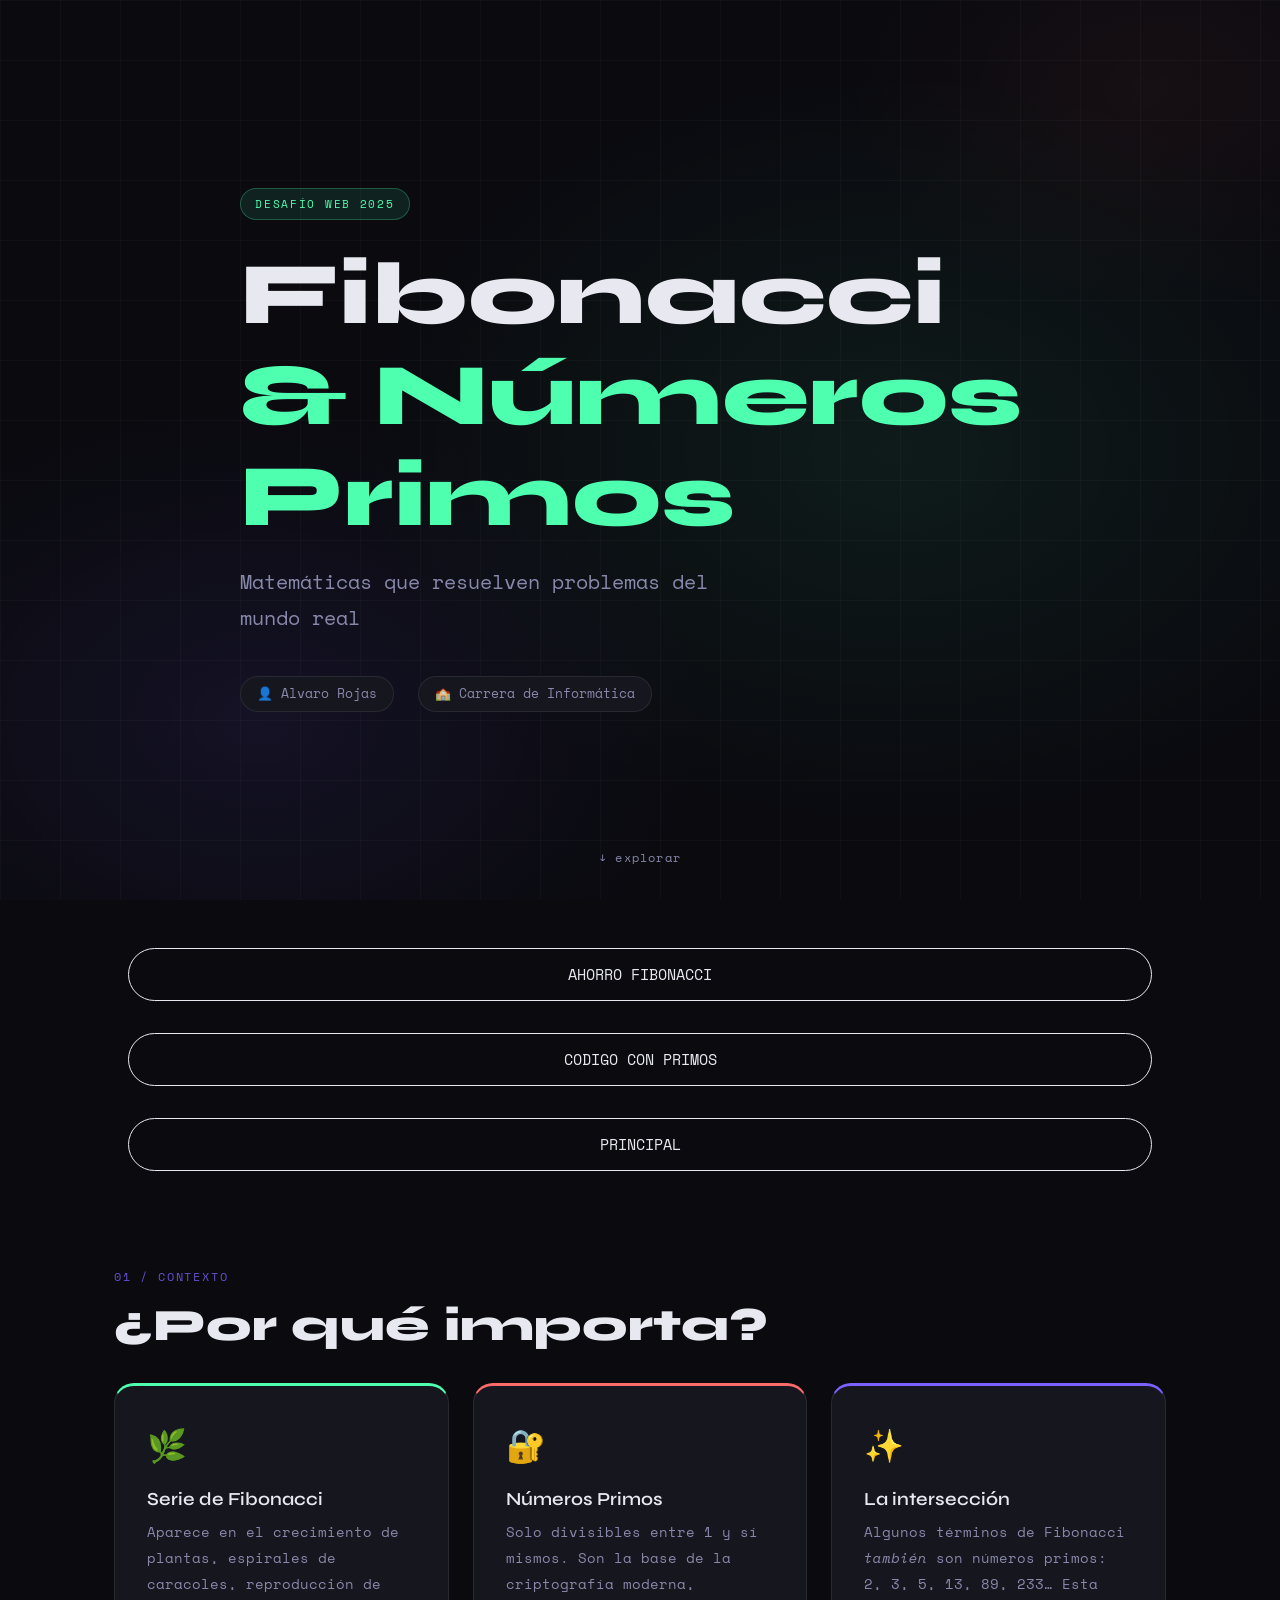
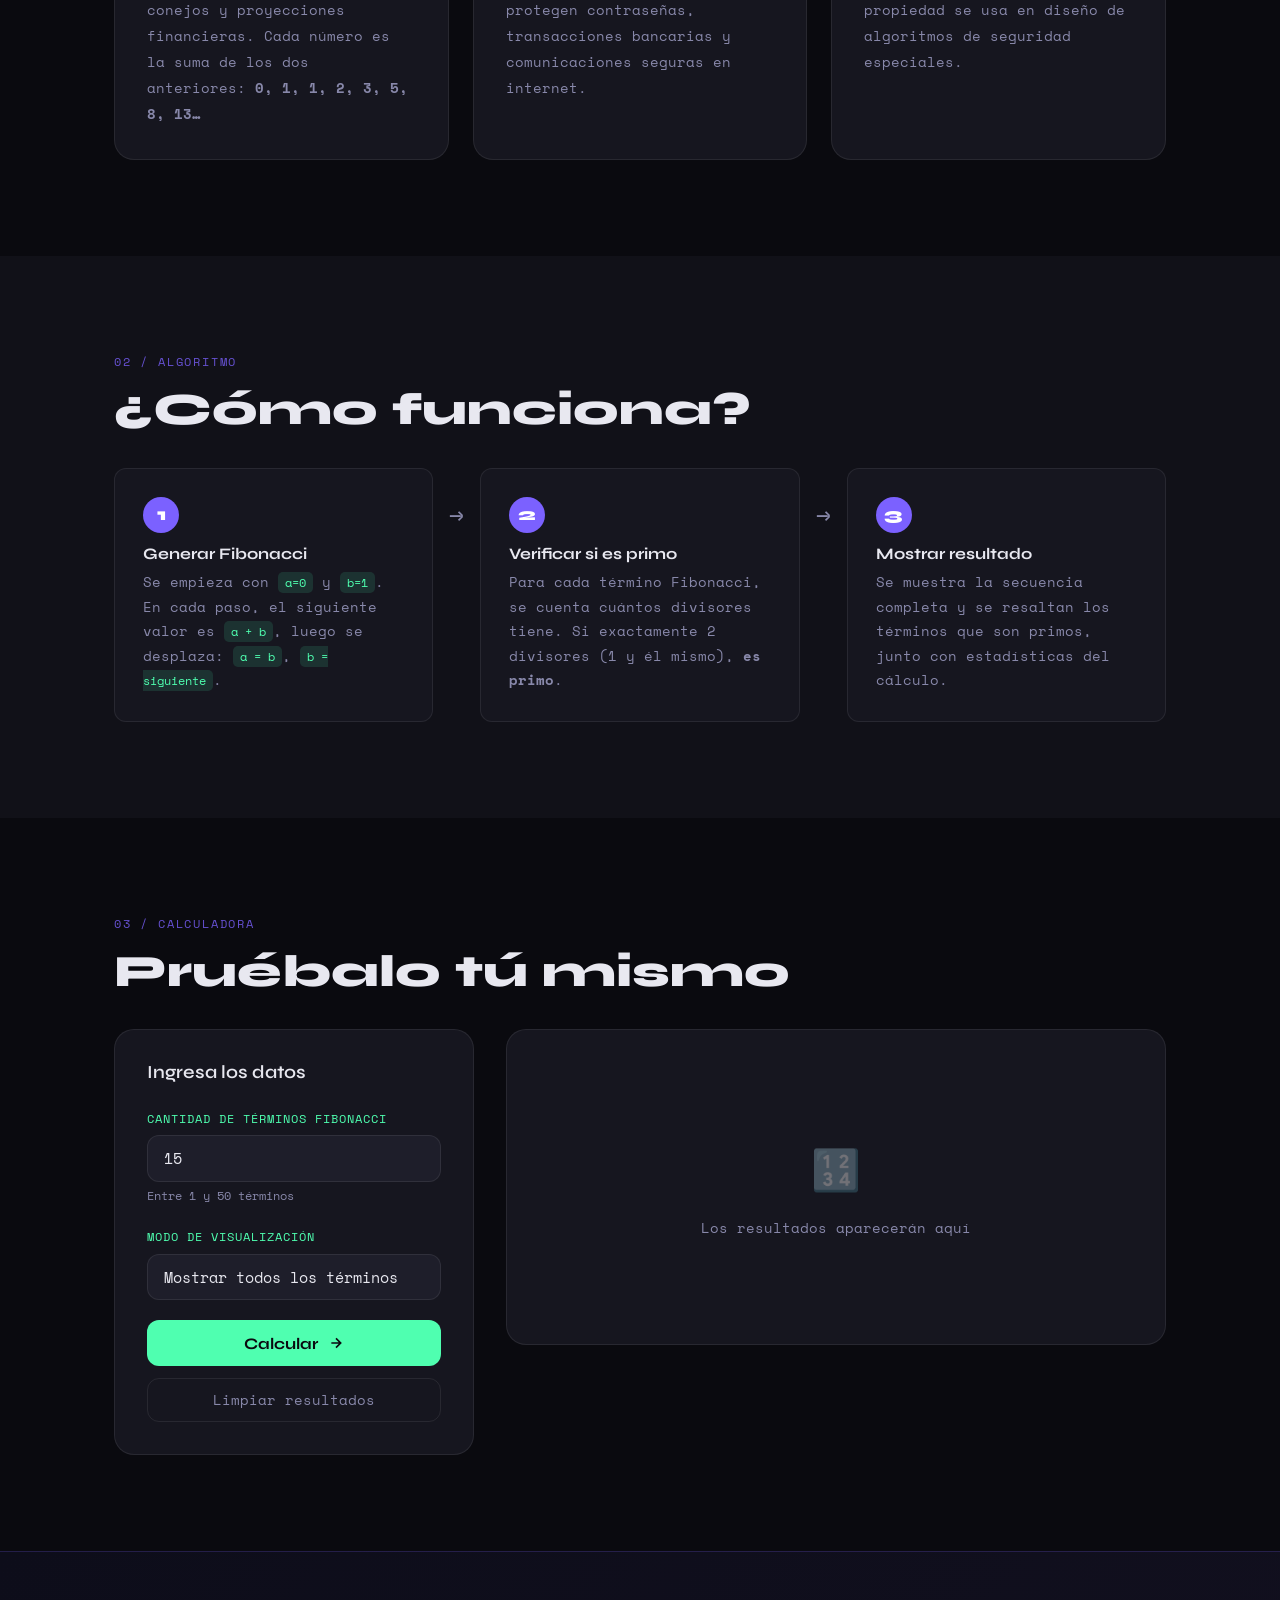
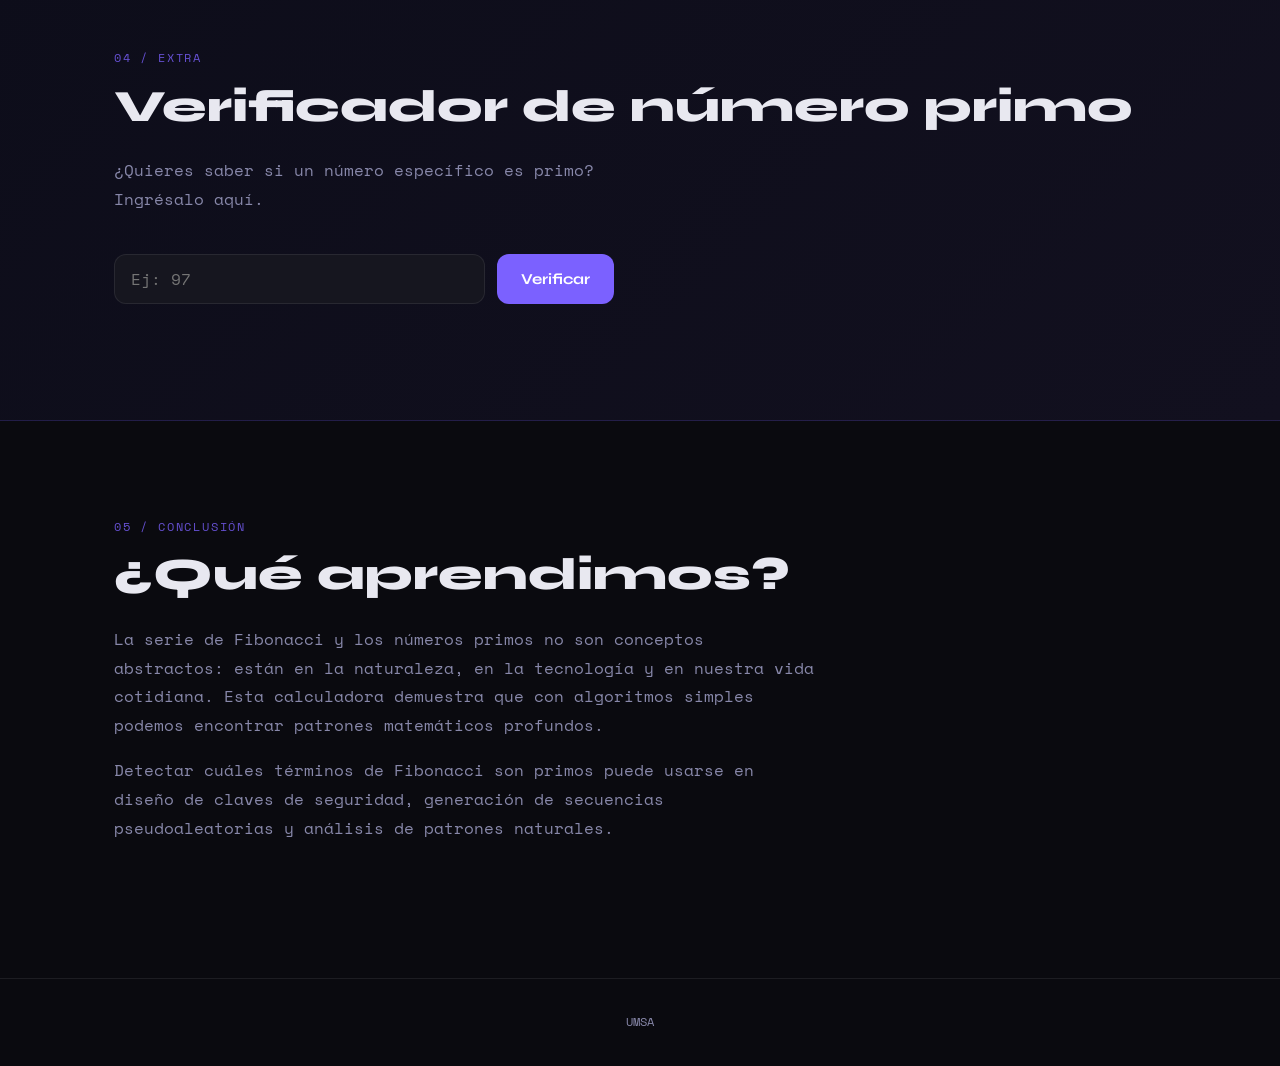
<file: index.html>
<!DOCTYPE html>
<html lang="es">
<head>
  <meta charset="UTF-8" />
  <meta name="viewport" content="width=device-width, initial-scale=1.0"/>
  <title>Fibonacci & Primos — Desafío Web</title>
  <link rel="stylesheet" href="css/estilos.css" />
  <link href="https://fonts.googleapis.com/css2?family=Space+Mono:wght@400;700&family=Syne:wght@400;600;800&display=swap" rel="stylesheet"/>
</head>
<body>

  <!-- ENCABEZADO -->
  <header class="hero">
    <div class="hero-bg"></div>
    <div class="hero-content">
      <span class="badge">Desafío Web 2025</span>
      <h1>Fibonacci<br/><em>&amp; Números Primos</em></h1>
      <p class="subtitle">Matemáticas que resuelven problemas del mundo real</p>
      <div class="student-info">
        <span>👤 Alvaro Rojas</span>
        <span>🏫 Carrera de Informática</span>
      </div>
    </div>
    <div class="scroll-hint">↓ explorar</div>
  </header>

  <nav class="nav">
    <a href="ahorro fibonacci.html">AHORRO FIBONACCI</a>
    <a href="codigos con primos.html">CODIGO CON PRIMOS</a>
    <a href="index.html">PRINCIPAL</a>
  </nav>

  <!-- CONTEXTO -->
  <section class="section" id="contexto">
    <div class="container">
      <div class="section-label">01 / Contexto</div>
      <h2>¿Por qué importa?</h2>
      <div class="cards-grid">
        <div class="card card--fib">
          <div class="card-icon">🌿</div>
          <h3>Serie de Fibonacci</h3>
          <p>Aparece en el crecimiento de plantas, espirales de caracoles, reproducción de conejos y proyecciones financieras. Cada número es la suma de los dos anteriores: <strong>0, 1, 1, 2, 3, 5, 8, 13…</strong></p>
        </div>
        <div class="card card--prime">
          <div class="card-icon">🔐</div>
          <h3>Números Primos</h3>
          <p>Solo divisibles entre 1 y sí mismos. Son la base de la criptografía moderna, protegen contraseñas, transacciones bancarias y comunicaciones seguras en internet.</p>
        </div>
        <div class="card card--combo">
          <div class="card-icon">✨</div>
          <h3>La intersección</h3>
          <p>Algunos términos de Fibonacci <em>también</em> son números primos: 2, 3, 5, 13, 89, 233… Esta propiedad se usa en diseño de algoritmos de seguridad especiales.</p>
        </div>
      </div>
    </div>
  </section>

  <!-- ALGORITMO -->
  <section class="section section--dark" id="algoritmo">
    <div class="container">
      <div class="section-label">02 / Algoritmo</div>
      <h2>¿Cómo funciona?</h2>
      <div class="algo-grid">
        <div class="algo-step">
          <div class="step-num">1</div>
          <h4>Generar Fibonacci</h4>
          <p>Se empieza con <code>a=0</code> y <code>b=1</code>. En cada paso, el siguiente valor es <code>a + b</code>, luego se desplaza: <code>a = b</code>, <code>b = siguiente</code>.</p>
        </div>
        <div class="algo-arrow">→</div>
        <div class="algo-step">
          <div class="step-num">2</div>
          <h4>Verificar si es primo</h4>
          <p>Para cada término Fibonacci, se cuenta cuántos divisores tiene. Si exactamente 2 divisores (1 y él mismo), <strong>es primo</strong>.</p>
        </div>
        <div class="algo-arrow">→</div>
        <div class="algo-step">
          <div class="step-num">3</div>
          <h4>Mostrar resultado</h4>
          <p>Se muestra la secuencia completa y se resaltan los términos que son primos, junto con estadísticas del cálculo.</p>
        </div>
      </div>
    </div>
  </section>

  <!-- FORMULARIO + RESULTADO -->
  <section class="section" id="calculadora">
    <div class="container">
      <div class="section-label">03 / Calculadora</div>
      <h2>Pruébalo tú mismo</h2>

      <div class="app-wrapper">
        <!-- Formulario -->
        <div class="form-panel">
          <h3>Ingresa los datos</h3>

          <div class="field-group">
            <label for="terminos">Cantidad de términos Fibonacci</label>
            <input type="number" id="terminos" min="1" max="50" value="15" placeholder="Ej: 15"/>
            <span class="field-hint">Entre 1 y 50 términos</span>
          </div>

          <div class="field-group">
            <label for="modoVista">Modo de visualización</label>
            <select id="modoVista">
              <option value="todos">Mostrar todos los términos</option>
              <option value="soloprimos">Solo mostrar los primos Fibonacci</option>
            </select>
          </div>

          <button id="btnCalcular" onclick="calcular()">
            <span>Calcular</span>
            <svg width="16" height="16" viewBox="0 0 24 24" fill="none" stroke="currentColor" stroke-width="2.5"><path d="M5 12h14M12 5l7 7-7 7"/></svg>
          </button>

          <button id="btnLimpiar" onclick="limpiar()">
            Limpiar resultados
          </button>
        </div>

        <!-- Resultado -->
        <div class="result-panel">
          <div id="resultado">
            <div class="result-empty">
              <span>🔢</span>
              <p>Los resultados aparecerán aquí</p>
            </div>
          </div>
        </div>
      </div>
    </div>
  </section>

  <!-- VERIFICADOR PRIMO -->
  <section class="section section--accent" id="verificador">
    <div class="container">
      <div class="section-label">04 / Extra</div>
      <h2>Verificador de número primo</h2>
      <p class="section-desc">¿Quieres saber si un número específico es primo? Ingrésalo aquí.</p>

      <div class="verificador-wrapper">
        <div class="verificador-input">
          <input type="number" id="numeroVerif" min="1" placeholder="Ej: 97" />
          <button onclick="verificarPrimo()">Verificar</button>
        </div>
        <div id="resultadoVerif" class="verif-result"></div>
      </div>
    </div>
  </section>

  <!-- CONCLUSIÓN -->
  <section class="section" id="conclusion">
    <div class="container">
      <div class="section-label">05 / Conclusión</div>
      <h2>¿Qué aprendimos?</h2>
      <div class="conclusion-text">
        <p>La serie de Fibonacci y los números primos no son conceptos abstractos: están en la naturaleza, en la tecnología y en nuestra vida cotidiana. Esta calculadora demuestra que con algoritmos simples podemos encontrar patrones matemáticos profundos.</p>
        <p>Detectar cuáles términos de Fibonacci son primos puede usarse en diseño de claves de seguridad, generación de secuencias pseudoaleatorias y análisis de patrones naturales.</p>
      </div>
    </div>
  </section>

  <footer class="footer">
    <p>UMSA</p>
  </footer>

  <script src="js/script.js"></script>
</body>
</html>
</file>
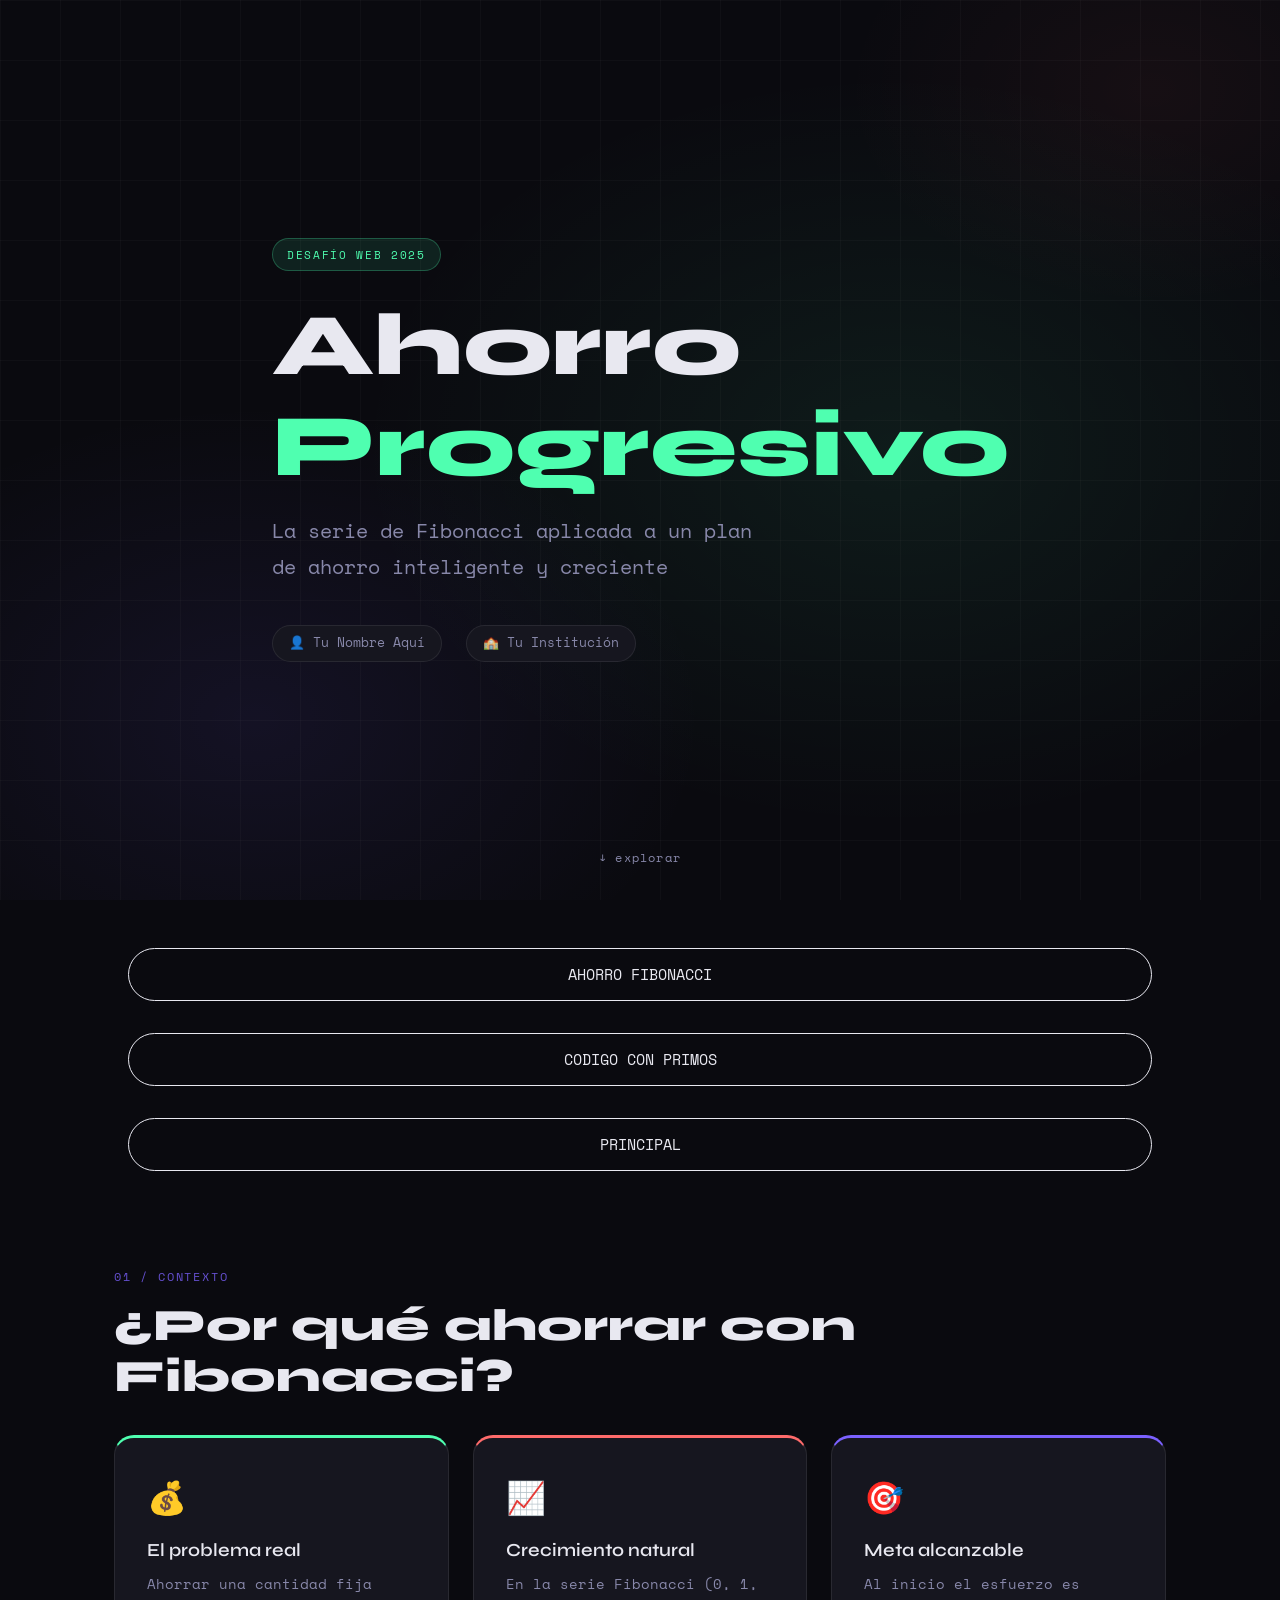
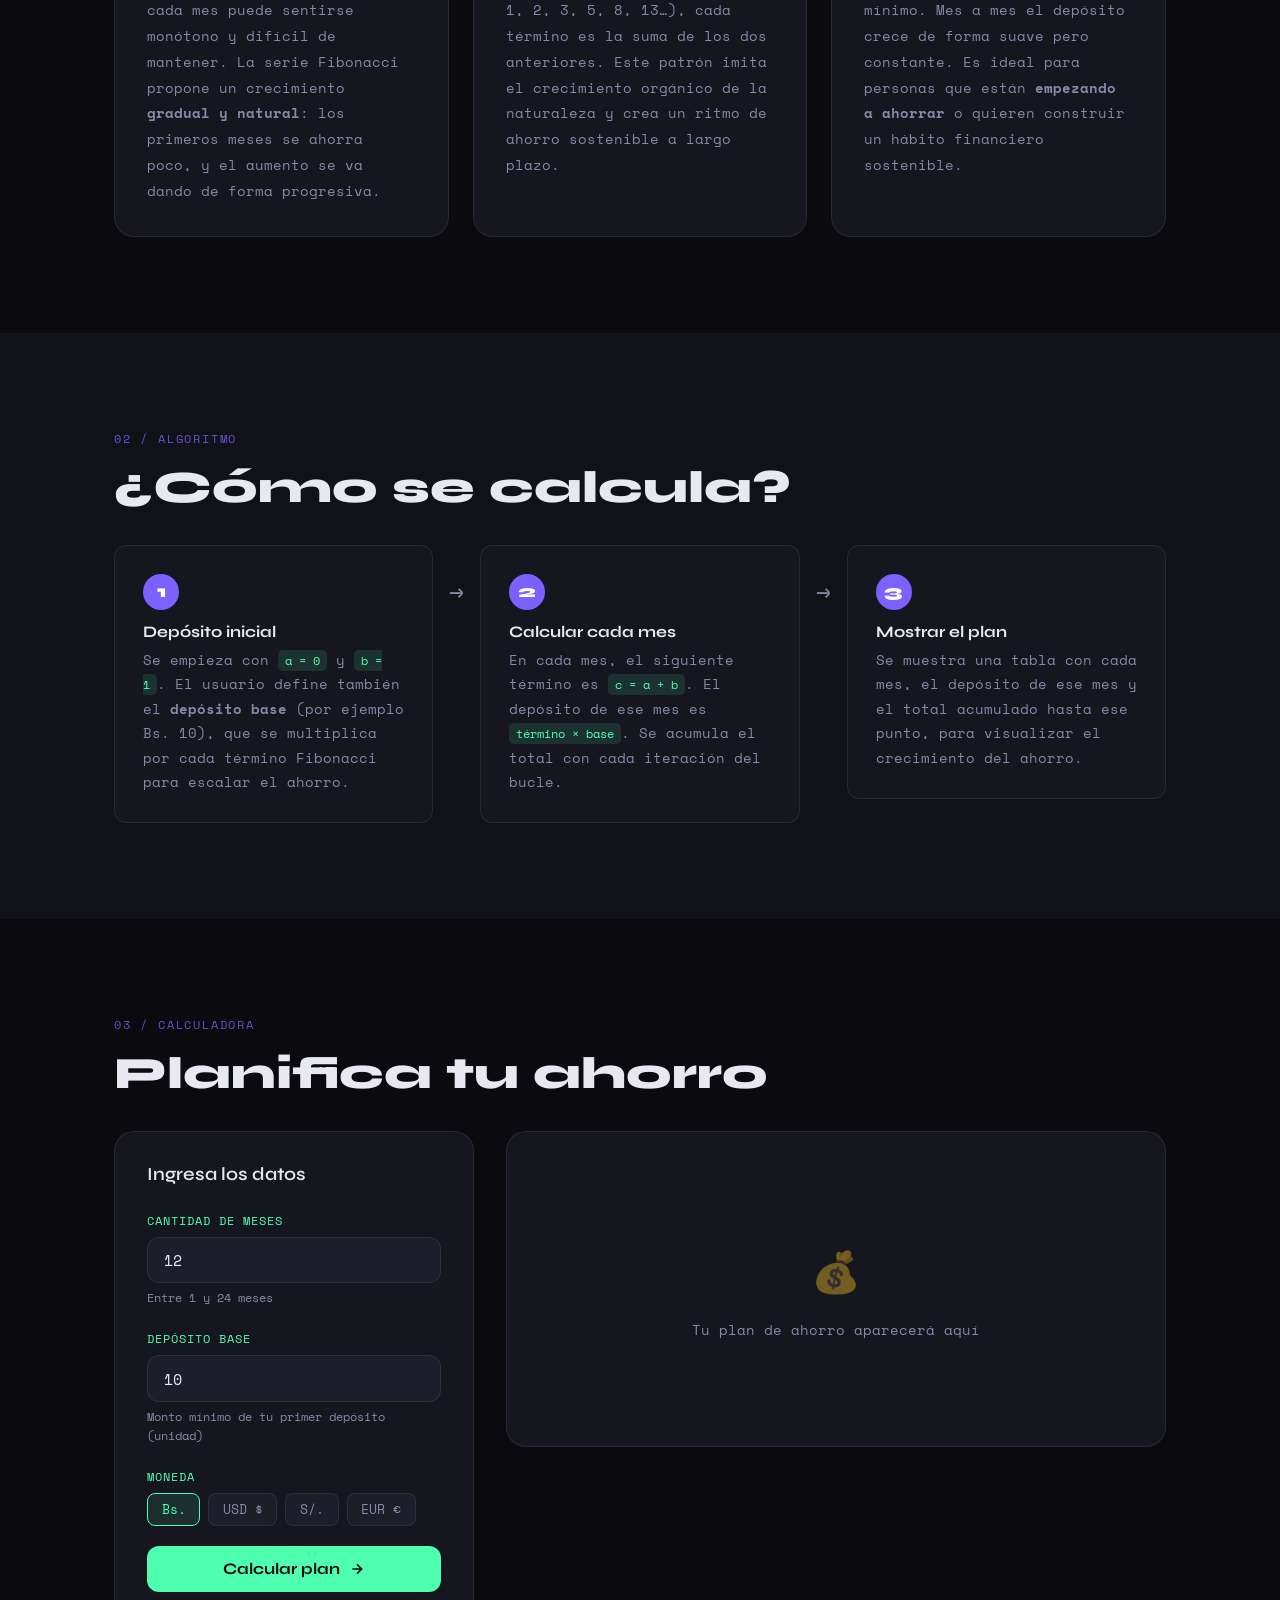
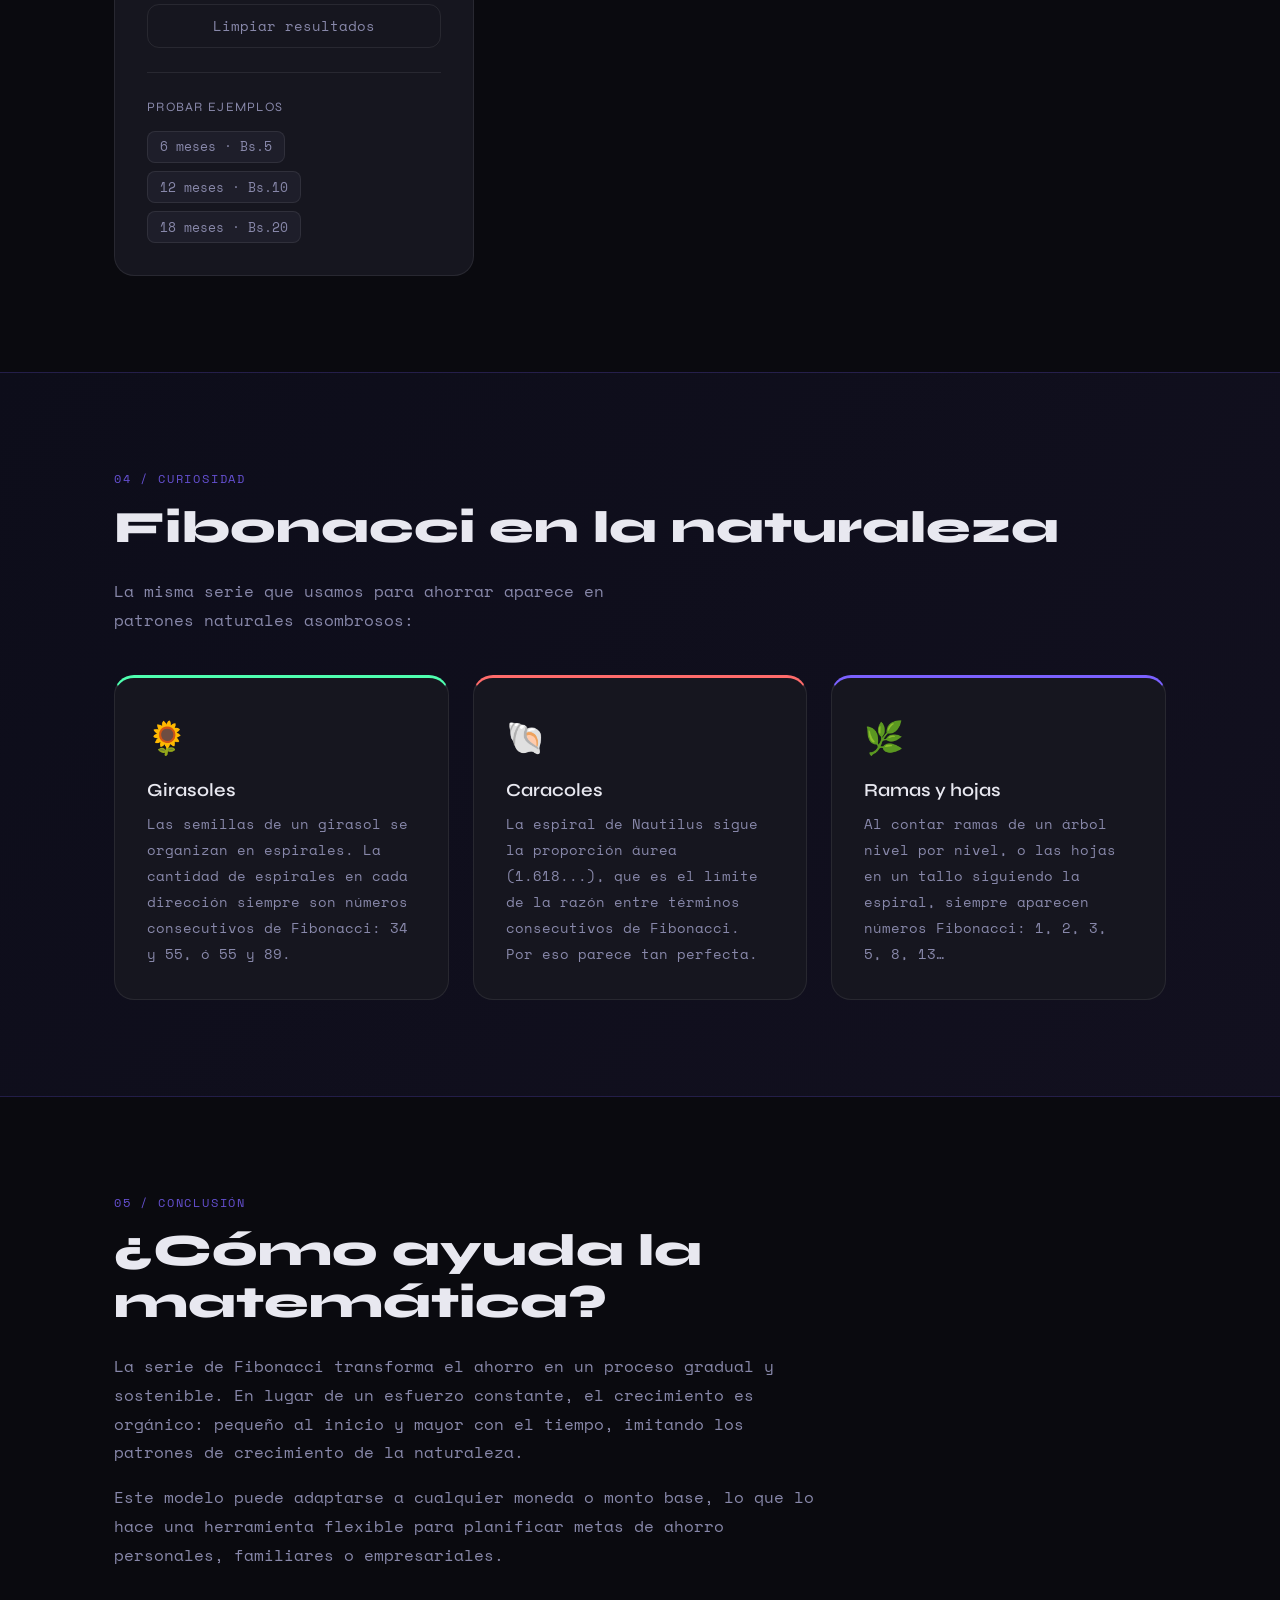
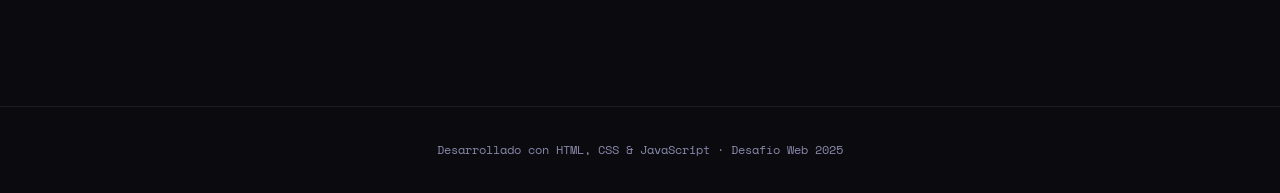
<file: ahorro fibonacci.html>
<!DOCTYPE html>
<html lang="es">
<head>
  <meta charset="UTF-8" />
  <meta name="viewport" content="width=device-width, initial-scale=1.0"/>
  <title>Plan de Ahorro Fibonacci</title>
  <link rel="stylesheet" href="css/estilos.css">
  <link href="https://fonts.googleapis.com/css2?family=Space+Mono:wght@400;700&family=Syne:wght@400;600;800&display=swap" rel="stylesheet"/>
  <style>
    /* Estilos extra específicos para esta página */
    .barra-wrap {
      margin-bottom: 0.6rem;
    }
    .barra-label {
      display: flex;
      justify-content: space-between;
      font-family: var(--font-mono);
      font-size: 0.78rem;
      color: var(--color-text-muted);
      margin-bottom: 0.3rem;
    }
    .barra-label span:last-child {
      color: var(--color-fib);
      font-weight: 700;
    }
    .barra-track {
      background: var(--color-surface-2);
      border-radius: 100px;
      height: 10px;
      overflow: hidden;
    }
    .barra-fill {
      height: 100%;
      border-radius: 100px;
      background: linear-gradient(90deg, var(--color-accent), var(--color-fib));
      transition: width 0.6s cubic-bezier(0.4, 0, 0.2, 1);
    }
    .mes-card {
      display: flex;
      align-items: center;
      gap: 1rem;
      background: var(--color-surface-2);
      border: 1px solid var(--color-border);
      border-radius: 10px;
      padding: 0.85rem 1rem;
      margin-bottom: 0.6rem;
      animation: popIn 0.3s ease forwards;
      opacity: 0;
    }
    .mes-num {
      display: flex;
      align-items: center;
      justify-content: center;
      width: 36px;
      height: 36px;
      background: var(--color-surface);
      border: 1px solid var(--color-border);
      border-radius: 8px;
      font-family: var(--font-mono);
      font-size: 0.75rem;
      color: var(--color-text-muted);
      flex-shrink: 0;
    }
    .mes-deposito {
      font-family: var(--font-display);
      font-size: 1.05rem;
      font-weight: 700;
      color: var(--color-fib);
      min-width: 110px;
    }
    .mes-acumulado {
      font-family: var(--font-mono);
      font-size: 0.8rem;
      color: var(--color-text-muted);
    }
    .mes-barra {
      flex: 1;
    }
    .resumen-grid {
      display: grid;
      grid-template-columns: repeat(auto-fit, minmax(160px, 1fr));
      gap: 1rem;
      margin-bottom: 1.5rem;
    }
    .resumen-card {
      background: var(--color-surface-2);
      border: 1px solid var(--color-border);
      border-radius: 12px;
      padding: 1.25rem;
      text-align: center;
    }
    .resumen-card .valor {
      font-family: var(--font-display);
      font-size: 1.5rem;
      font-weight: 800;
      color: var(--color-fib);
      margin-bottom: 0.2rem;
    }
    .resumen-card .etiqueta {
      font-size: 0.72rem;
      color: var(--color-text-muted);
      text-transform: uppercase;
      letter-spacing: 0.08em;
    }
    .example-btn {
      background: var(--color-surface-2);
      border: 1px solid var(--color-border);
      border-radius: 8px;
      color: var(--color-text-muted);
      font-family: var(--font-mono);
      font-size: 0.8rem;
      padding: 0.35rem 0.75rem;
      cursor: pointer;
      transition: all var(--transition);
    }
    .example-btn:hover {
      border-color: var(--color-fib);
      color: var(--color-fib);
    }
    .currency-selector {
      display: flex;
      gap: 0.5rem;
      flex-wrap: wrap;
      margin-top: 0.4rem;
    }
    .currency-btn {
      background: var(--color-surface-2);
      border: 1px solid var(--color-border);
      border-radius: 8px;
      color: var(--color-text-muted);
      font-family: var(--font-mono);
      font-size: 0.8rem;
      padding: 0.35rem 0.85rem;
      cursor: pointer;
      transition: all var(--transition);
    }
    .currency-btn.active {
      background: rgba(79,255,176,0.1);
      border-color: var(--color-fib);
      color: var(--color-fib);
    }
  </style>
</head>
<body>

  <!-- ENCABEZADO -->
  <header class="hero">
    <div class="hero-bg"></div>
    <div class="hero-content">
      <span class="badge">Desafío Web 2025</span>
      <h1>Ahorro<br/><em>Progresivo</em></h1>
      <p class="subtitle">La serie de Fibonacci aplicada a un plan de ahorro inteligente y creciente</p>
      <div class="student-info">
        <span>👤 Tu Nombre Aquí</span>
        <span>🏫 Tu Institución</span>
      </div>
    </div>
    <div class="scroll-hint">↓ explorar</div>
  </header>

  <nav class="nav">
    <a href="ahorro fibonacci.html">AHORRO FIBONACCI</a>
    <a href="codigos con primos.html">CODIGO CON PRIMOS</a>
    <a href="index.html">PRINCIPAL</a>
  </nav>

  <!-- CONTEXTO -->
  <section class="section" id="contexto">
    <div class="container">
      <div class="section-label">01 / Contexto</div>
      <h2>¿Por qué ahorrar con Fibonacci?</h2>
      <div class="cards-grid">
        <div class="card card--fib">
          <div class="card-icon">💰</div>
          <h3>El problema real</h3>
          <p>Ahorrar una cantidad fija cada mes puede sentirse monótono y difícil de mantener. La serie Fibonacci propone un crecimiento <strong>gradual y natural</strong>: los primeros meses se ahorra poco, y el aumento se va dando de forma progresiva.</p>
        </div>
        <div class="card card--prime">
          <div class="card-icon">📈</div>
          <h3>Crecimiento natural</h3>
          <p>En la serie Fibonacci (0, 1, 1, 2, 3, 5, 8, 13…), cada término es la suma de los dos anteriores. Este patrón imita el crecimiento orgánico de la naturaleza y crea un ritmo de ahorro sostenible a largo plazo.</p>
        </div>
        <div class="card card--combo">
          <div class="card-icon">🎯</div>
          <h3>Meta alcanzable</h3>
          <p>Al inicio el esfuerzo es mínimo. Mes a mes el depósito crece de forma suave pero constante. Es ideal para personas que están <strong>empezando a ahorrar</strong> o quieren construir un hábito financiero sostenible.</p>
        </div>
      </div>
    </div>
  </section>

  <!-- ALGORITMO -->
  <section class="section section--dark" id="algoritmo">
    <div class="container">
      <div class="section-label">02 / Algoritmo</div>
      <h2>¿Cómo se calcula?</h2>
      <div class="algo-grid">
        <div class="algo-step">
          <div class="step-num">1</div>
          <h4>Depósito inicial</h4>
          <p>Se empieza con <code>a = 0</code> y <code>b = 1</code>. El usuario define también el <strong>depósito base</strong> (por ejemplo Bs. 10), que se multiplica por cada término Fibonacci para escalar el ahorro.</p>
        </div>
        <div class="algo-arrow">→</div>
        <div class="algo-step">
          <div class="step-num">2</div>
          <h4>Calcular cada mes</h4>
          <p>En cada mes, el siguiente término es <code>c = a + b</code>. El depósito de ese mes es <code>término × base</code>. Se acumula el total con cada iteración del bucle.</p>
        </div>
        <div class="algo-arrow">→</div>
        <div class="algo-step">
          <div class="step-num">3</div>
          <h4>Mostrar el plan</h4>
          <p>Se muestra una tabla con cada mes, el depósito de ese mes y el total acumulado hasta ese punto, para visualizar el crecimiento del ahorro.</p>
        </div>
      </div>
    </div>
  </section>

  <!-- FORMULARIO + RESULTADO -->
  <section class="section" id="calculadora">
    <div class="container">
      <div class="section-label">03 / Calculadora</div>
      <h2>Planifica tu ahorro</h2>

      <div class="app-wrapper">
        <!-- Formulario -->
        <div class="form-panel">
          <h3>Ingresa los datos</h3>

          <div class="field-group">
            <label for="meses">Cantidad de meses</label>
            <input type="number" id="meses" min="1" max="24" value="12" placeholder="Ej: 12"/>
            <span class="field-hint">Entre 1 y 24 meses</span>
          </div>

          <div class="field-group">
            <label for="base">Depósito base</label>
            <input type="number" id="base" min="1" value="10" placeholder="Ej: 10"/>
            <span class="field-hint">Monto mínimo de tu primer depósito (unidad)</span>
          </div>

          <div class="field-group">
            <label>Moneda</label>
            <div class="currency-selector">
              <button class="currency-btn active" onclick="setCurrency('Bs.', this)">Bs.</button>
              <button class="currency-btn" onclick="setCurrency('$', this)">USD $</button>
              <button class="currency-btn" onclick="setCurrency('S/.', this)">S/.</button>
              <button class="currency-btn" onclick="setCurrency('€', this)">EUR €</button>
            </div>
          </div>

          <button id="btnCalcular" onclick="calcularAhorro()">
            <span>Calcular plan</span>
            <svg width="16" height="16" viewBox="0 0 24 24" fill="none" stroke="currentColor" stroke-width="2.5"><path d="M5 12h14M12 5l7 7-7 7"/></svg>
          </button>

          <button id="btnLimpiar" onclick="limpiar()">
            Limpiar resultados
          </button>

          <!-- Ejemplos rápidos -->
          <div style="margin-top: 1.5rem; padding-top: 1.5rem; border-top: 1px solid var(--color-border);">
            <div class="sequence-title">Probar ejemplos</div>
            <div style="display:flex; flex-wrap:wrap; gap:0.5rem; margin-top:0.5rem;">
              <button class="example-btn" onclick="probar(6, 5)">6 meses · Bs.5</button>
              <button class="example-btn" onclick="probar(12, 10)">12 meses · Bs.10</button>
              <button class="example-btn" onclick="probar(18, 20)">18 meses · Bs.20</button>
            </div>
          </div>
        </div>

        <!-- Resultado -->
        <div class="result-panel">
          <div id="resultado">
            <div class="result-empty">
              <span>💰</span>
              <p>Tu plan de ahorro aparecerá aquí</p>
            </div>
          </div>
        </div>
      </div>
    </div>
  </section>

  <!-- CURIOSIDAD -->
  <section class="section section--accent" id="curiosidad">
    <div class="container">
      <div class="section-label">04 / Curiosidad</div>
      <h2>Fibonacci en la naturaleza</h2>
      <p class="section-desc">La misma serie que usamos para ahorrar aparece en patrones naturales asombrosos:</p>
      <div class="cards-grid">
        <div class="card card--fib">
          <div class="card-icon">🌻</div>
          <h3>Girasoles</h3>
          <p>Las semillas de un girasol se organizan en espirales. La cantidad de espirales en cada dirección siempre son números consecutivos de Fibonacci: 34 y 55, ó 55 y 89.</p>
        </div>
        <div class="card card--prime">
          <div class="card-icon">🐚</div>
          <h3>Caracoles</h3>
          <p>La espiral de Nautilus sigue la proporción áurea (1.618...), que es el límite de la razón entre términos consecutivos de Fibonacci. Por eso parece tan perfecta.</p>
        </div>
        <div class="card card--combo">
          <div class="card-icon">🌿</div>
          <h3>Ramas y hojas</h3>
          <p>Al contar ramas de un árbol nivel por nivel, o las hojas en un tallo siguiendo la espiral, siempre aparecen números Fibonacci: 1, 2, 3, 5, 8, 13…</p>
        </div>
      </div>
    </div>
  </section>

  <!-- CONCLUSIÓN -->
  <section class="section" id="conclusion">
    <div class="container">
      <div class="section-label">05 / Conclusión</div>
      <h2>¿Cómo ayuda la matemática?</h2>
      <div class="conclusion-text">
        <p>La serie de Fibonacci transforma el ahorro en un proceso gradual y sostenible. En lugar de un esfuerzo constante, el crecimiento es orgánico: pequeño al inicio y mayor con el tiempo, imitando los patrones de crecimiento de la naturaleza.</p>
        <p>Este modelo puede adaptarse a cualquier moneda o monto base, lo que lo hace una herramienta flexible para planificar metas de ahorro personales, familiares o empresariales.</p>
      </div>
    </div>
  </section>

  <footer class="footer">
    <p>Desarrollado con HTML, CSS &amp; JavaScript · Desafío Web 2025</p>
  </footer>

  <script src="js/ahorro-fibonacci.js"></script>
</body>
</html>
</file>
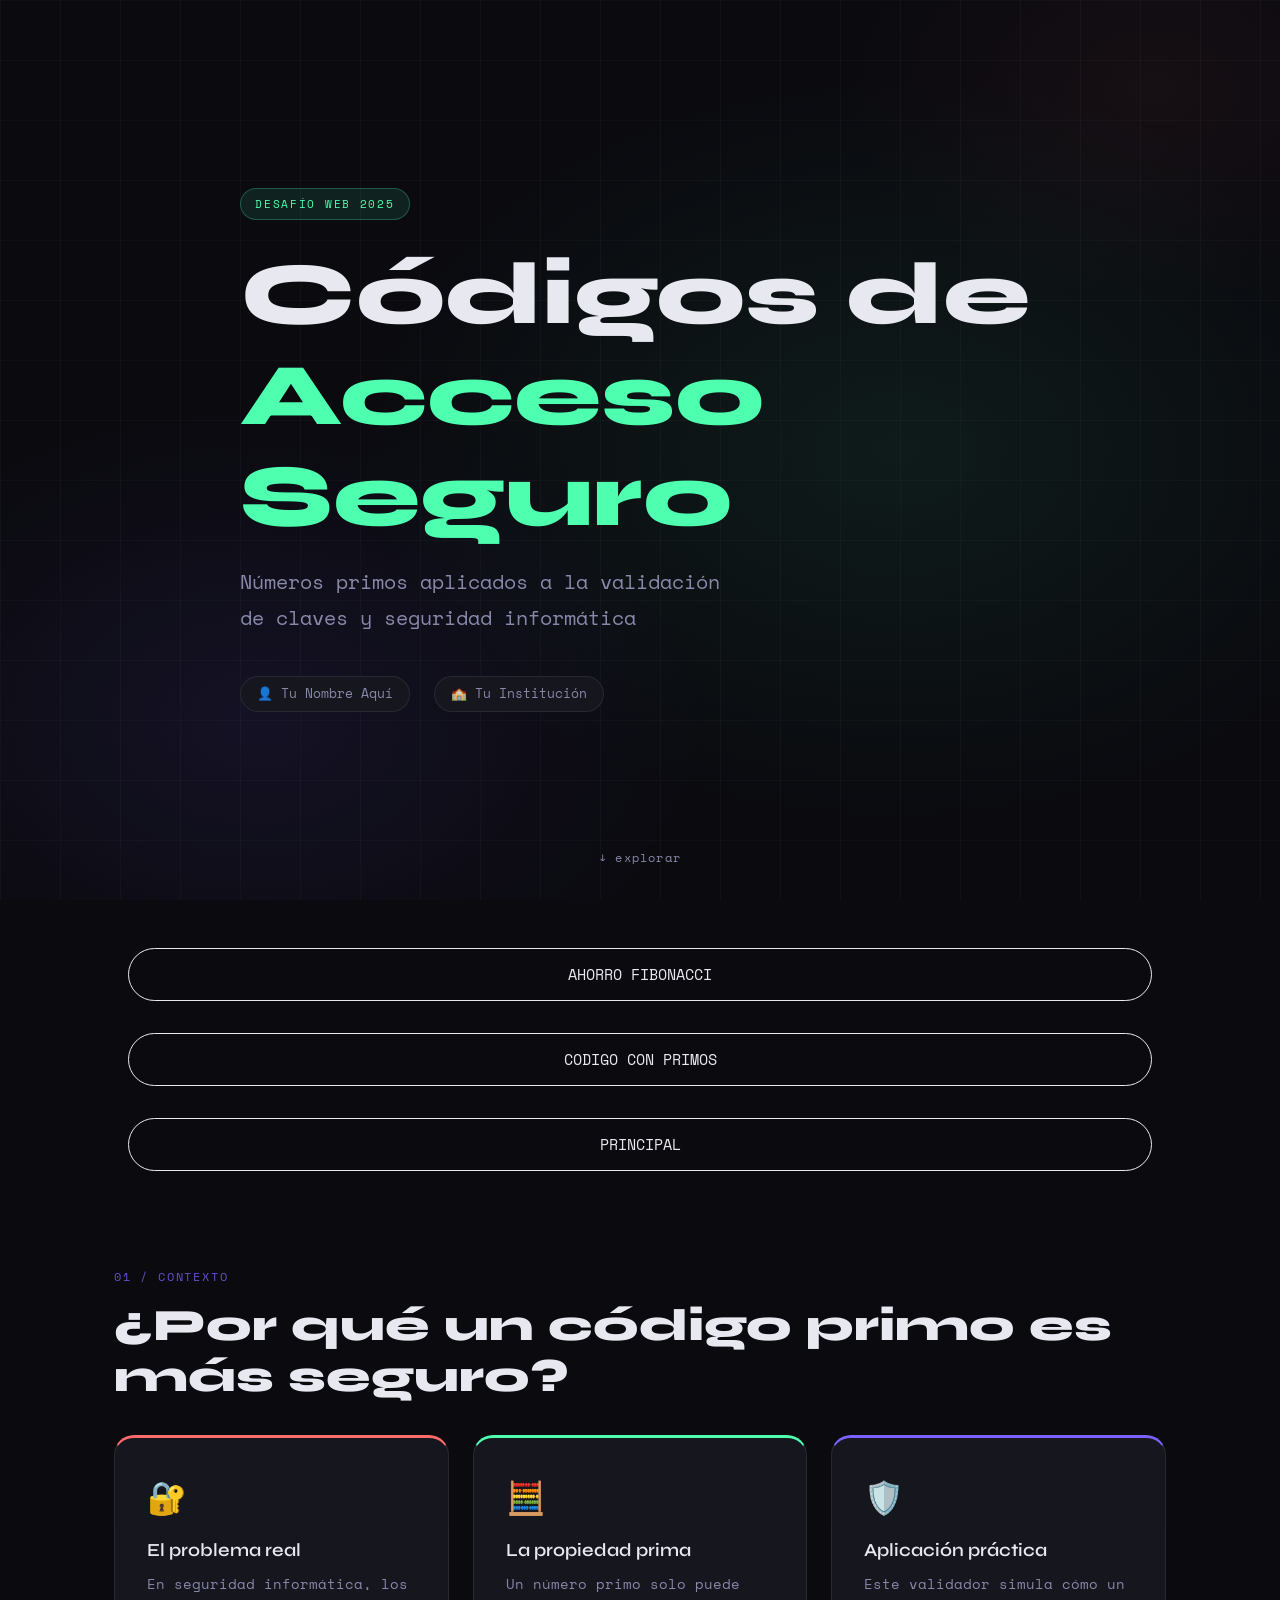
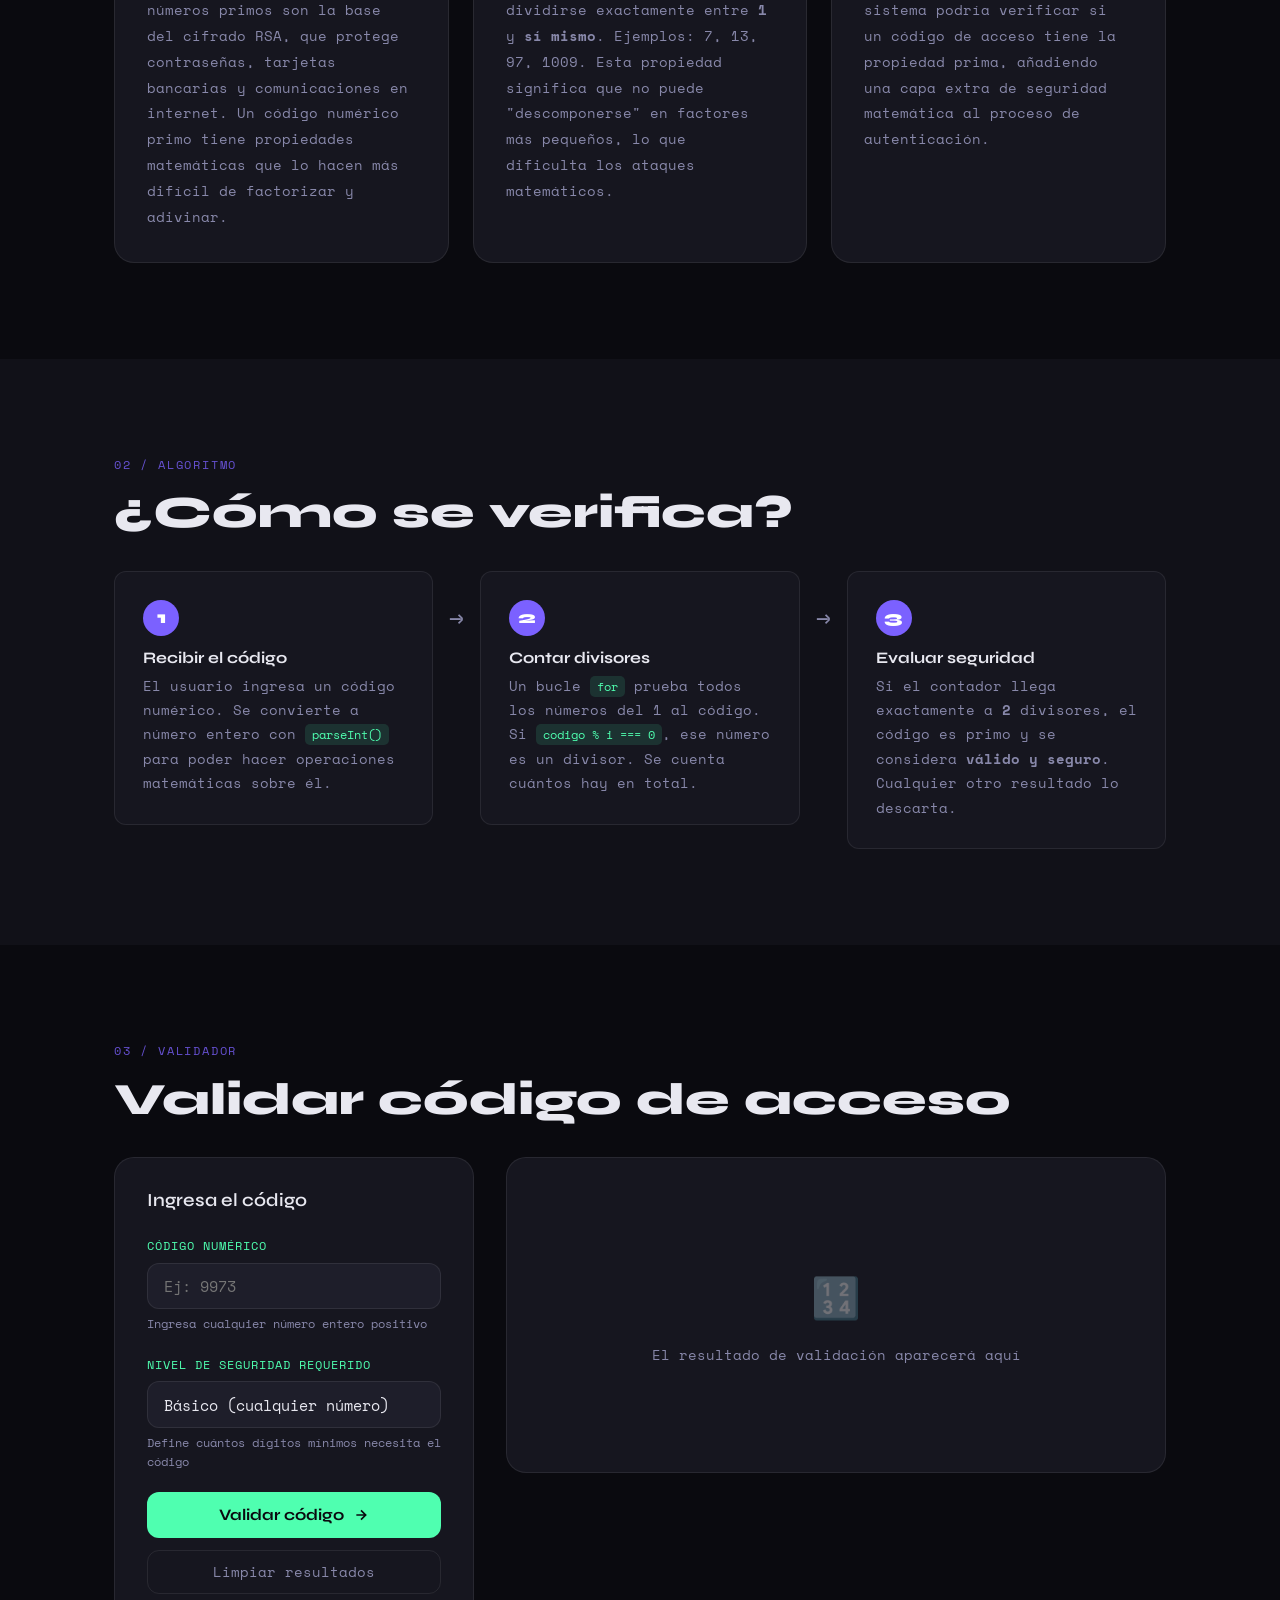
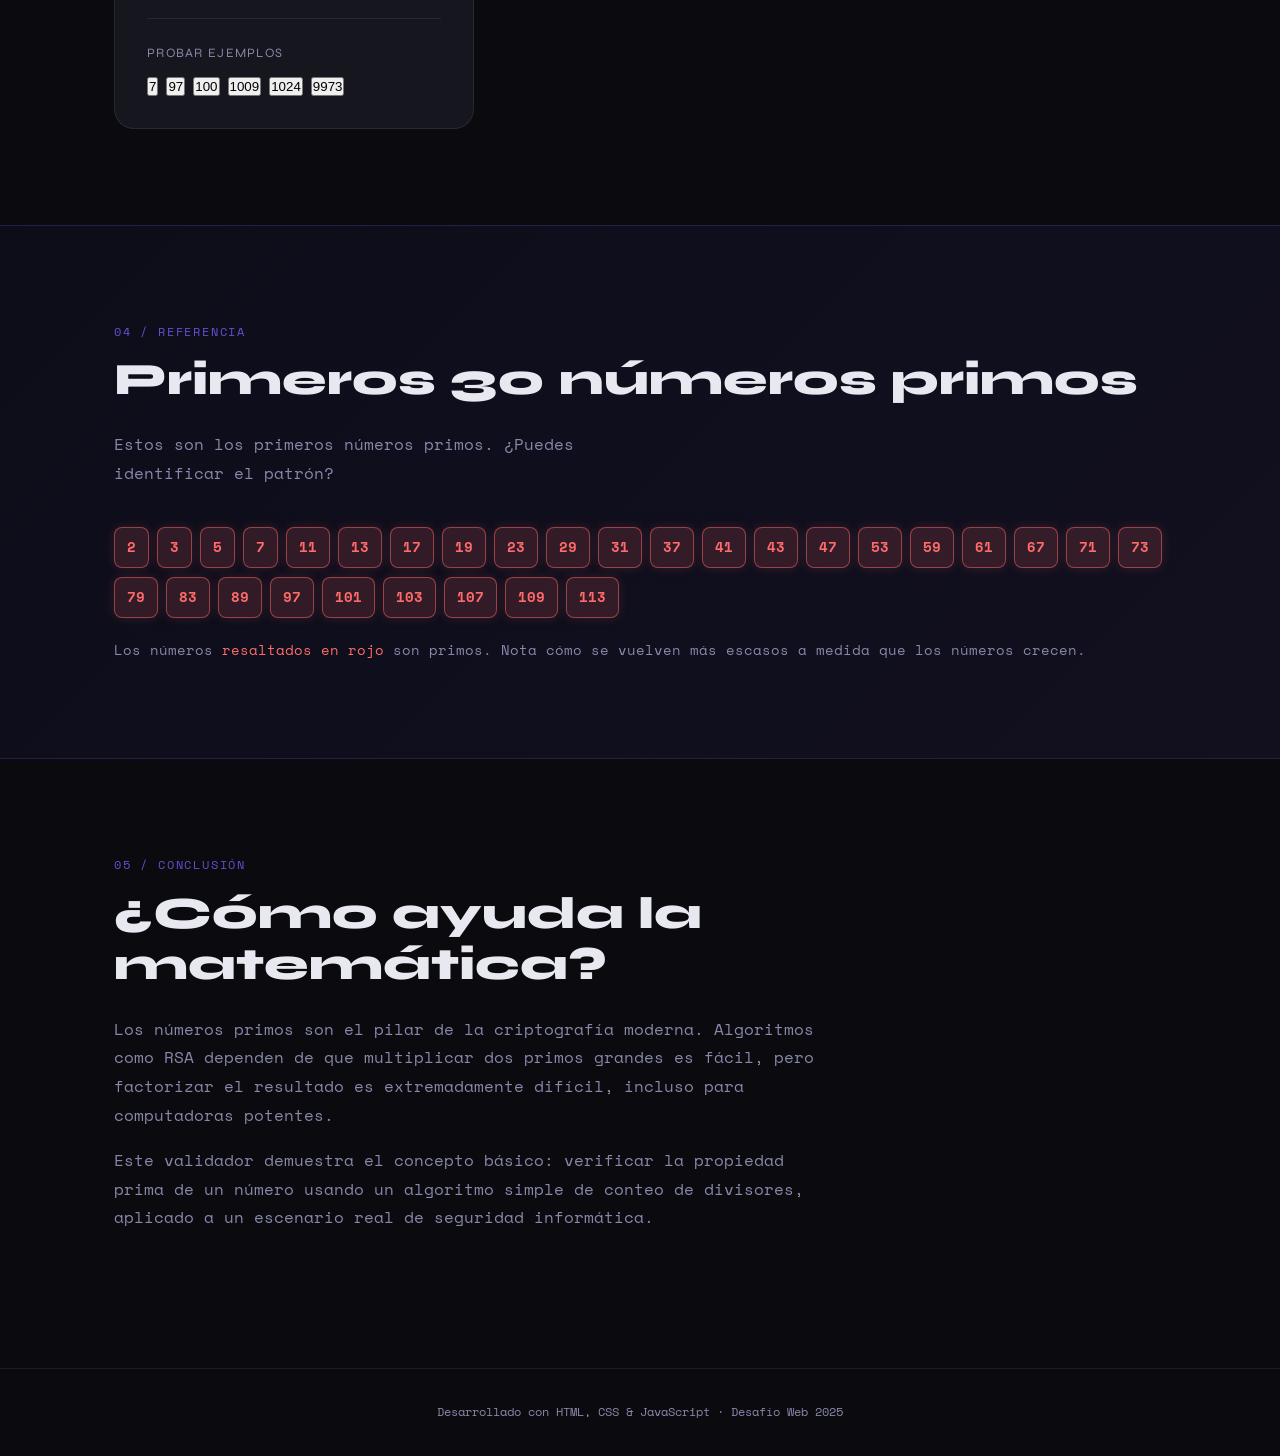
<file: codigos con primos.html>
<!DOCTYPE html>
<html lang="es">
<head>
  <meta charset="UTF-8" />
  <meta name="viewport" content="width=device-width, initial-scale=1.0"/>
  <title>Códigos de Acceso Seguros — Números Primos</title>
  <link rel="stylesheet" href="css/estilos.css">
  <link href="https://fonts.googleapis.com/css2?family=Space+Mono:wght@400;700&family=Syne:wght@400;600;800&display=swap" rel="stylesheet"/>
</head>
<body>

  <!-- ENCABEZADO -->
  <header class="hero">
    <div class="hero-bg"></div>
    <div class="hero-content">
      <span class="badge">Desafío Web 2025</span>
      <h1>Códigos de<br/><em>Acceso Seguro</em></h1>
      <p class="subtitle">Números primos aplicados a la validación de claves y seguridad informática</p>
      <div class="student-info">
        <span>👤 Tu Nombre Aquí</span>
        <span>🏫 Tu Institución</span>
      </div>
    </div>
    <div class="scroll-hint">↓ explorar</div>
  </header>

  <nav class="nav">
    <a href="ahorro fibonacci.html">AHORRO FIBONACCI</a>
    <a href="codigos con primos.html">CODIGO CON PRIMOS</a>
    <a href="index.html">PRINCIPAL</a>
  </nav>

  <!-- CONTEXTO -->
  <section class="section" id="contexto">
    <div class="container">
      <div class="section-label">01 / Contexto</div>
      <h2>¿Por qué un código primo es más seguro?</h2>
      <div class="cards-grid">
        <div class="card card--prime">
          <div class="card-icon">🔐</div>
          <h3>El problema real</h3>
          <p>En seguridad informática, los números primos son la base del cifrado RSA, que protege contraseñas, tarjetas bancarias y comunicaciones en internet. Un código numérico primo tiene propiedades matemáticas que lo hacen más difícil de factorizar y adivinar.</p>
        </div>
        <div class="card card--fib">
          <div class="card-icon">🧮</div>
          <h3>La propiedad prima</h3>
          <p>Un número primo solo puede dividirse exactamente entre <strong>1</strong> y <strong>sí mismo</strong>. Ejemplos: 7, 13, 97, 1009. Esta propiedad significa que no puede "descomponerse" en factores más pequeños, lo que dificulta los ataques matemáticos.</p>
        </div>
        <div class="card card--combo">
          <div class="card-icon">🛡️</div>
          <h3>Aplicación práctica</h3>
          <p>Este validador simula cómo un sistema podría verificar si un código de acceso tiene la propiedad prima, añadiendo una capa extra de seguridad matemática al proceso de autenticación.</p>
        </div>
      </div>
    </div>
  </section>

  <!-- ALGORITMO -->
  <section class="section section--dark" id="algoritmo">
    <div class="container">
      <div class="section-label">02 / Algoritmo</div>
      <h2>¿Cómo se verifica?</h2>
      <div class="algo-grid">
        <div class="algo-step">
          <div class="step-num">1</div>
          <h4>Recibir el código</h4>
          <p>El usuario ingresa un código numérico. Se convierte a número entero con <code>parseInt()</code> para poder hacer operaciones matemáticas sobre él.</p>
        </div>
        <div class="algo-arrow">→</div>
        <div class="algo-step">
          <div class="step-num">2</div>
          <h4>Contar divisores</h4>
          <p>Un bucle <code>for</code> prueba todos los números del 1 al código. Si <code>codigo % i === 0</code>, ese número es un divisor. Se cuenta cuántos hay en total.</p>
        </div>
        <div class="algo-arrow">→</div>
        <div class="algo-step">
          <div class="step-num">3</div>
          <h4>Evaluar seguridad</h4>
          <p>Si el contador llega exactamente a <strong>2</strong> divisores, el código es primo y se considera <strong>válido y seguro</strong>. Cualquier otro resultado lo descarta.</p>
        </div>
      </div>
    </div>
  </section>

  <!-- FORMULARIO + RESULTADO -->
  <section class="section" id="calculadora">
    <div class="container">
      <div class="section-label">03 / Validador</div>
      <h2>Validar código de acceso</h2>

      <div class="app-wrapper">
        <!-- Formulario -->
        <div class="form-panel">
          <h3>Ingresa el código</h3>

          <div class="field-group">
            <label for="codigo">Código numérico</label>
            <input type="number" id="codigo" min="1" placeholder="Ej: 9973"/>
            <span class="field-hint">Ingresa cualquier número entero positivo</span>
          </div>

          <div class="field-group">
            <label for="nivelSeguridad">Nivel de seguridad requerido</label>
            <select id="nivelSeguridad">
              <option value="basico">Básico (cualquier número)</option>
              <option value="medio">Medio (mínimo 3 dígitos)</option>
              <option value="alto">Alto (mínimo 4 dígitos)</option>
            </select>
            <span class="field-hint">Define cuántos dígitos mínimos necesita el código</span>
          </div>

          <button id="btnCalcular" onclick="validarCodigo()">
            <span>Validar código</span>
            <svg width="16" height="16" viewBox="0 0 24 24" fill="none" stroke="currentColor" stroke-width="2.5"><path d="M5 12h14M12 5l7 7-7 7"/></svg>
          </button>

          <button id="btnLimpiar" onclick="limpiar()">
            Limpiar resultados
          </button>

          <!-- Sugerencias rápidas -->
          <div style="margin-top: 1.5rem; padding-top: 1.5rem; border-top: 1px solid var(--color-border);">
            <div class="sequence-title">Probar ejemplos</div>
            <div style="display:flex; flex-wrap:wrap; gap:0.5rem; margin-top:0.5rem;">
              <button class="example-btn" onclick="probar(7)">7</button>
              <button class="example-btn" onclick="probar(97)">97</button>
              <button class="example-btn" onclick="probar(100)">100</button>
              <button class="example-btn" onclick="probar(1009)">1009</button>
              <button class="example-btn" onclick="probar(1024)">1024</button>
              <button class="example-btn" onclick="probar(9973)">9973</button>
            </div>
          </div>
        </div>

        <!-- Resultado -->
        <div class="result-panel">
          <div id="resultado">
            <div class="result-empty">
              <span>🔢</span>
              <p>El resultado de validación aparecerá aquí</p>
            </div>
          </div>
        </div>
      </div>
    </div>
  </section>

  <!-- TABLA DE PRIMOS -->
  <section class="section section--accent" id="referencia">
    <div class="container">
      <div class="section-label">04 / Referencia</div>
      <h2>Primeros 30 números primos</h2>
      <p class="section-desc">Estos son los primeros números primos. ¿Puedes identificar el patrón?</p>
      <div id="tablaPrimos"></div>
    </div>
  </section>

  <!-- CONCLUSIÓN -->
  <section class="section" id="conclusion">
    <div class="container">
      <div class="section-label">05 / Conclusión</div>
      <h2>¿Cómo ayuda la matemática?</h2>
      <div class="conclusion-text">
        <p>Los números primos son el pilar de la criptografía moderna. Algoritmos como RSA dependen de que multiplicar dos primos grandes es fácil, pero factorizar el resultado es extremadamente difícil, incluso para computadoras potentes.</p>
        <p>Este validador demuestra el concepto básico: verificar la propiedad prima de un número usando un algoritmo simple de conteo de divisores, aplicado a un escenario real de seguridad informática.</p>
      </div>
    </div>
  </section>

  <footer class="footer">
    <p>Desarrollado con HTML, CSS &amp; JavaScript · Desafío Web 2025</p>
  </footer>

  <script src="js/codigos-acceso.js"></script>
</body>
</html>
</file>
<file: css/estilos.css>
/* =============================================
   VARIABLES Y RESET
   ============================================= */
:root {
  --color-bg: #0a0a0f;
  --color-bg-2: #111118;
  --color-surface: #16161f;
  --color-surface-2: #1e1e2a;
  --color-border: rgba(255,255,255,0.08);
  --color-text: #e8e8f0;
  --color-text-muted: #8888aa;
  --color-fib: #4fffb0;
  --color-prime: #ff6b6b;
  --color-accent: #7b61ff;
  --color-gold: #ffd166;
  --font-display: 'Syne', sans-serif;
  --font-mono: 'Space Mono', monospace;
  --radius: 12px;
  --radius-lg: 20px;
  --shadow: 0 8px 32px rgba(0,0,0,0.4);
  --transition: 0.25s cubic-bezier(0.4, 0, 0.2, 1);
}

*, *::before, *::after { box-sizing: border-box; margin: 0; padding: 0; }

html { scroll-behavior: smooth; }

body {
  background: var(--color-bg);
  color: var(--color-text);
  font-family: var(--font-mono);
  font-size: 15px;
  line-height: 1.7;
  overflow-x: hidden;
}

/* =============================================
   TIPOGRAFÍA
   ============================================= */
h1, h2, h3, h4 { font-family: var(--font-display); line-height: 1.15; }

h1 { font-size: clamp(2.8rem, 8vw, 5.5rem); font-weight: 800; }
h1 em { font-style: normal; color: var(--color-fib); }
h2 { font-size: clamp(1.8rem, 4vw, 2.8rem); font-weight: 800; margin-bottom: 1.5rem; }
h3 { font-size: 1.15rem; font-weight: 600; margin-bottom: 0.6rem; }
h4 { font-size: 1rem; margin-bottom: 0.4rem; color: var(--color-fib); }

p { color: var(--color-text-muted); line-height: 1.8; }

code {
  font-family: var(--font-mono);
  background: rgba(75, 255, 176, 0.12);
  color: var(--color-fib);
  padding: 2px 7px;
  border-radius: 5px;
  font-size: 0.85em;
}

/* =============================================
   LAYOUT
   ============================================= */
.container {
  max-width: 1100px;
  margin: 0 auto;
  padding: 0 1.5rem;
}

.nav {
  display: flex;
  justify-content: center;
  flex-direction: column; /* por defecto, se adaptan */
  gap: 1rem;
  margin-top: 2rem;
}

.nav a {
  border-radius: 100px;
  border: 1px solid var(--color-text);
  text-decoration: none;
  color: var(--color-text);
  padding: 0.8rem 1.2rem;
  transition: 0.3s;
}

.nav a:hover {
  background-color: var(--color-fib);
  color: var(--color-bg);
}

.section {
  padding: 6rem 0;
}

.section--dark {
  background: var(--color-bg-2);
}

.section--accent {
  background: linear-gradient(135deg, #0d0d1a 0%, #12101f 100%);
  border-top: 1px solid rgba(123, 97, 255, 0.2);
  border-bottom: 1px solid rgba(123, 97, 255, 0.2);
}

.section-label {
  font-family: var(--font-mono);
  font-size: 0.75rem;
  color: var(--color-accent);
  letter-spacing: 0.15em;
  text-transform: uppercase;
  margin-bottom: 0.75rem;
  opacity: 0.8;
}

.section-desc {
  font-size: 1rem;
  margin-bottom: 2.5rem;
  max-width: 520px;
}

/* =============================================
   HERO
   ============================================= */
.hero {
  min-height: 100vh;
  display: flex;
  align-items: center;
  position: relative;
  overflow: hidden;
  padding: 4rem 1.5rem;
}

.hero-bg {
  position: absolute;
  inset: 0;
  background:
    radial-gradient(ellipse 60% 60% at 70% 50%, rgba(75,255,176,0.07) 0%, transparent 70%),
    radial-gradient(ellipse 50% 50% at 20% 80%, rgba(123,97,255,0.09) 0%, transparent 70%),
    radial-gradient(ellipse 40% 40% at 90% 10%, rgba(255,107,107,0.05) 0%, transparent 60%);
}

/* Cuadrícula de fondo decorativa */
.hero-bg::after {
  content: '';
  position: absolute;
  inset: 0;
  background-image:
    linear-gradient(rgba(255,255,255,0.025) 1px, transparent 1px),
    linear-gradient(90deg, rgba(255,255,255,0.025) 1px, transparent 1px);
  background-size: 60px 60px;
}

.hero-content {
  position: relative;
  z-index: 1;
  max-width: 800px;
  margin: 0 auto;
}

.badge {
  display: inline-block;
  font-family: var(--font-mono);
  font-size: 0.7rem;
  letter-spacing: 0.15em;
  text-transform: uppercase;
  background: rgba(75,255,176,0.1);
  border: 1px solid rgba(75,255,176,0.25);
  color: var(--color-fib);
  padding: 0.35rem 0.9rem;
  border-radius: 100px;
  margin-bottom: 1.5rem;
}

.subtitle {
  font-size: clamp(1rem, 2.5vw, 1.25rem);
  color: var(--color-text-muted);
  margin-top: 1rem;
  max-width: 500px;
}

.student-info {
  display: flex;
  gap: 1.5rem;
  margin-top: 2.5rem;
  flex-wrap: wrap;
}

.student-info span {
  font-family: var(--font-mono);
  font-size: 0.8rem;
  color: var(--color-text-muted);
  background: var(--color-surface);
  padding: 0.4rem 1rem;
  border-radius: 100px;
  border: 1px solid var(--color-border);
}

.scroll-hint {
  position: absolute;
  bottom: 2rem;
  left: 50%;
  transform: translateX(-50%);
  font-family: var(--font-mono);
  font-size: 0.75rem;
  color: var(--color-text-muted);
  letter-spacing: 0.1em;
  animation: bounce 2s infinite;
}



@keyframes bounce {
  0%, 100% { transform: translateX(-50%) translateY(0); }
  50% { transform: translateX(-50%) translateY(8px); }
}

/* =============================================
   CARDS (CONTEXTO)
   ============================================= */
.cards-grid {
  display: grid;
  grid-template-columns: repeat(auto-fit, minmax(280px, 1fr));
  gap: 1.5rem;
  margin-top: 2rem;
}

.card {
  background: var(--color-surface);
  border: 1px solid var(--color-border);
  border-radius: var(--radius-lg);
  padding: 2rem;
  transition: transform var(--transition), box-shadow var(--transition);
}

.nav {
  flex-direction: column;
  align-items: center;
}

  .nav a {
    width: 80%;
    text-align: center;
    margin-top: 1rem;
  }


.card:hover {
  transform: translateY(-4px);
  box-shadow: var(--shadow);
}

.card--fib { border-top: 3px solid var(--color-fib); }
.card--prime { border-top: 3px solid var(--color-prime); }
.card--combo { border-top: 3px solid var(--color-accent); }

.card-icon {
  font-size: 2rem;
  margin-bottom: 1rem;
}

.card h3 { color: var(--color-text); }
.card p { font-size: 0.9rem; }

/* =============================================
   ALGORITMO
   ============================================= */
.algo-grid {
  display: flex;
  align-items: flex-start;
  gap: 1rem;
  flex-wrap: wrap;
  margin-top: 2rem;
}

.algo-step {
  flex: 1;
  min-width: 220px;
  background: var(--color-surface);
  border: 1px solid var(--color-border);
  border-radius: var(--radius);
  padding: 1.75rem;
}

.step-num {
  display: inline-flex;
  width: 36px;
  height: 36px;
  align-items: center;
  justify-content: center;
  background: var(--color-accent);
  color: white;
  font-family: var(--font-display);
  font-weight: 800;
  font-size: 1.1rem;
  border-radius: 50%;
  margin-bottom: 0.8rem;
}

.algo-step h4 { color: var(--color-text); font-family: var(--font-display); font-size: 1rem; }
.algo-step p { font-size: 0.85rem; margin-top: 0.4rem; }

.algo-arrow {
  display: flex;
  align-items: center;
  padding-top: 1.75rem;
  font-size: 1.5rem;
  color: var(--color-text-muted);
  flex-shrink: 0;
}

/* =============================================
   APP (FORMULARIO + RESULTADO)
   ============================================= */
.app-wrapper {
  display: grid;
  grid-template-columns: 360px 1fr;
  gap: 2rem;
  margin-top: 2rem;
  align-items: start;
}

.form-panel {
  background: var(--color-surface);
  border: 1px solid var(--color-border);
  border-radius: var(--radius-lg);
  padding: 2rem;
}

.form-panel h3 {
  font-family: var(--font-display);
  margin-bottom: 1.5rem;
  color: var(--color-text);
}

.field-group {
  margin-bottom: 1.25rem;
}

.field-group label {
  display: block;
  font-size: 0.78rem;
  color: var(--color-fib);
  text-transform: uppercase;
  letter-spacing: 0.08em;
  margin-bottom: 0.4rem;
}

.field-group input,
.field-group select {
  width: 100%;
  background: var(--color-surface-2);
  border: 1px solid var(--color-border);
  border-radius: var(--radius);
  padding: 0.7rem 1rem;
  color: var(--color-text);
  font-family: var(--font-mono);
  font-size: 0.95rem;
  outline: none;
  transition: border-color var(--transition);
  -webkit-appearance: none;
  appearance: none;
}

.field-group input:focus,
.field-group select:focus {
  border-color: var(--color-fib);
  box-shadow: 0 0 0 3px rgba(79,255,176,0.1);
}

.field-hint {
  font-size: 0.72rem;
  color: var(--color-text-muted);
  margin-top: 0.3rem;
  display: block;
}

#btnCalcular {
  width: 100%;
  display: flex;
  align-items: center;
  justify-content: center;
  gap: 0.6rem;
  background: var(--color-fib);
  color: #0a0a0f;
  border: none;
  border-radius: var(--radius);
  padding: 0.85rem 1.5rem;
  font-family: var(--font-display);
  font-size: 1rem;
  font-weight: 700;
  cursor: pointer;
  transition: all var(--transition);
  margin-bottom: 0.75rem;
}

#btnCalcular:hover {
  background: #7bffcc;
  transform: translateY(-2px);
  box-shadow: 0 6px 20px rgba(79,255,176,0.3);
}

#btnCalcular:active { transform: translateY(0); }

#btnLimpiar {
  width: 100%;
  background: transparent;
  color: var(--color-text-muted);
  border: 1px solid var(--color-border);
  border-radius: var(--radius);
  padding: 0.7rem;
  font-family: var(--font-mono);
  font-size: 0.85rem;
  cursor: pointer;
  transition: all var(--transition);
}

#btnLimpiar:hover {
  border-color: var(--color-prime);
  color: var(--color-prime);
}

/* PANEL RESULTADO */
.result-panel {
  min-height: 300px;
  background: var(--color-surface);
  border: 1px solid var(--color-border);
  border-radius: var(--radius-lg);
  padding: 2rem;
}

.result-empty {
  display: flex;
  flex-direction: column;
  align-items: center;
  justify-content: center;
  height: 250px;
  gap: 0.8rem;
}

.result-empty span { font-size: 2.5rem; opacity: 0.4; }
.result-empty p { color: var(--color-text-muted); font-size: 0.85rem; }

/* Estadísticas */
.stats-row {
  display: flex;
  gap: 1rem;
  margin-bottom: 1.5rem;
  flex-wrap: wrap;
}

.stat-chip {
  padding: 0.4rem 1rem;
  border-radius: 100px;
  font-size: 0.78rem;
  font-family: var(--font-mono);
  border: 1px solid;
}

.stat-chip--total { background: rgba(123,97,255,0.1); border-color: rgba(123,97,255,0.3); color: #a898ff; }
.stat-chip--primes { background: rgba(255,107,107,0.1); border-color: rgba(255,107,107,0.3); color: var(--color-prime); }
.stat-chip--sum { background: rgba(255,209,102,0.1); border-color: rgba(255,209,102,0.3); color: var(--color-gold); }

/* Secuencia de términos */
.sequence-title {
  font-family: var(--font-display);
  font-size: 0.8rem;
  color: var(--color-text-muted);
  text-transform: uppercase;
  letter-spacing: 0.1em;
  margin-bottom: 0.75rem;
}

.sequence-grid {
  display: flex;
  flex-wrap: wrap;
  gap: 0.5rem;
}

.term {
  display: inline-flex;
  flex-direction: column;
  align-items: center;
  padding: 0.5rem 0.75rem;
  border-radius: 8px;
  font-family: var(--font-mono);
  font-size: 0.85rem;
  font-weight: 700;
  border: 1px solid var(--color-border);
  background: var(--color-surface-2);
  color: var(--color-text);
  transition: all var(--transition);
  animation: popIn 0.3s ease forwards;
  opacity: 0;
}

.term.is-prime {
  background: rgba(255,107,107,0.15);
  border-color: rgba(255,107,107,0.5);
  color: var(--color-prime);
  box-shadow: 0 0 12px rgba(255,107,107,0.15);
}

.term .term-index {
  font-size: 0.55rem;
  color: var(--color-text-muted);
  font-weight: 400;
  margin-top: 2px;
}

.term.is-prime .term-index { color: rgba(255,107,107,0.6); }

@keyframes popIn {
  from { opacity: 0; transform: scale(0.7); }
  to   { opacity: 1; transform: scale(1); }
}

/* Lista de primos */
.primes-list {
  margin-top: 1.5rem;
  padding-top: 1.5rem;
  border-top: 1px solid var(--color-border);
}

.primes-list h4 {
  color: var(--color-prime);
  margin-bottom: 0.6rem;
}

.primes-list p {
  font-family: var(--font-mono);
  font-size: 0.85rem;
  color: var(--color-text);
}

/* =============================================
   VERIFICADOR
   ============================================= */
.verificador-wrapper {
  max-width: 500px;
}

.verificador-input {
  display: flex;
  gap: 0.75rem;
  margin-bottom: 1.25rem;
}

.verificador-input input {
  flex: 1;
  background: var(--color-surface);
  border: 1px solid var(--color-border);
  border-radius: var(--radius);
  padding: 0.75rem 1rem;
  color: var(--color-text);
  font-family: var(--font-mono);
  font-size: 1rem;
  outline: none;
  transition: border-color var(--transition);
}

.verificador-input input:focus {
  border-color: var(--color-accent);
  box-shadow: 0 0 0 3px rgba(123,97,255,0.15);
}

.verificador-input button {
  background: var(--color-accent);
  color: white;
  border: none;
  border-radius: var(--radius);
  padding: 0.75rem 1.5rem;
  font-family: var(--font-display);
  font-weight: 700;
  font-size: 0.95rem;
  cursor: pointer;
  transition: all var(--transition);
  white-space: nowrap;
}

.verificador-input button:hover {
  background: #9581ff;
  transform: translateY(-2px);
}

.verif-result {
  font-family: var(--font-display);
  font-size: 1.3rem;
  font-weight: 700;
  padding: 1.25rem 1.5rem;
  border-radius: var(--radius);
  display: none;
}

.verif-result.is-primo {
  display: block;
  background: rgba(79,255,176,0.1);
  border: 1px solid rgba(79,255,176,0.3);
  color: var(--color-fib);
}

.verif-result.no-primo {
  display: block;
  background: rgba(255,107,107,0.1);
  border: 1px solid rgba(255,107,107,0.3);
  color: var(--color-prime);
}

/* =============================================
   CONCLUSIÓN
   ============================================= */
.conclusion-text {
  max-width: 700px;
  display: flex;
  flex-direction: column;
  gap: 1rem;
  margin-bottom: 2.5rem;
}

.conclusion-text p {
  font-size: 1rem;
}

.links-bar {
  display: flex;
  gap: 1rem;
  flex-wrap: wrap;
}

.link-btn {
  display: inline-flex;
  align-items: center;
  gap: 0.5rem;
  padding: 0.7rem 1.4rem;
  border-radius: var(--radius);
  font-family: var(--font-mono);
  font-size: 0.85rem;
  text-decoration: none;
  transition: all var(--transition);
  border: 1px solid;
}

.link-btn--git {
  background: rgba(255,255,255,0.05);
  border-color: rgba(255,255,255,0.15);
  color: var(--color-text);
}

.link-btn--git:hover {
  background: rgba(255,255,255,0.1);
  transform: translateY(-2px);
}

.link-btn--web {
  background: rgba(79,255,176,0.08);
  border-color: rgba(79,255,176,0.25);
  color: var(--color-fib);
}

.link-btn--web:hover {
  background: rgba(79,255,176,0.15);
  transform: translateY(-2px);
}

/* =============================================
   FOOTER
   ============================================= */
.footer {
  text-align: center;
  padding: 2rem;
  font-size: 0.78rem;
  color: var(--color-text-muted);
  border-top: 1px solid var(--color-border);
}

/* =============================================
   RESPONSIVE
   ============================================= */
@media (max-width: 860px) {
  

  .app-wrapper {
    grid-template-columns: 1fr;
  }

  .algo-grid {
    flex-direction: column;
  }

  .algo-arrow {
    transform: rotate(90deg);
    padding: 0;
    align-self: center;
  }
}

@media (max-width: 600px) {
  .section { padding: 4rem 0; }
  .hero { padding: 6rem 1.5rem 4rem; }
  h1 { font-size: 2.4rem; }
  .cards-grid { grid-template-columns: 1fr; }
  .verificador-input { flex-direction: column; }
  .links-bar { flex-direction: column; }
  .stats-row { gap: 0.5rem; }
  .nav {
    flex-direction: row;
    flex-wrap: nowrap; /* evita que se rompan */
    justify-content: center;
  }

  .nav a {
    flex: 0 0 auto; /* no se encogen ni crecen */
    margin-top: 0;
  }
}

@media (min-width: 1024px) {
  .nav {
    overflow-x: auto;
    white-space: nowrap;
  }

  .nav a {
    display: inline-block;
  }
}
</file>
